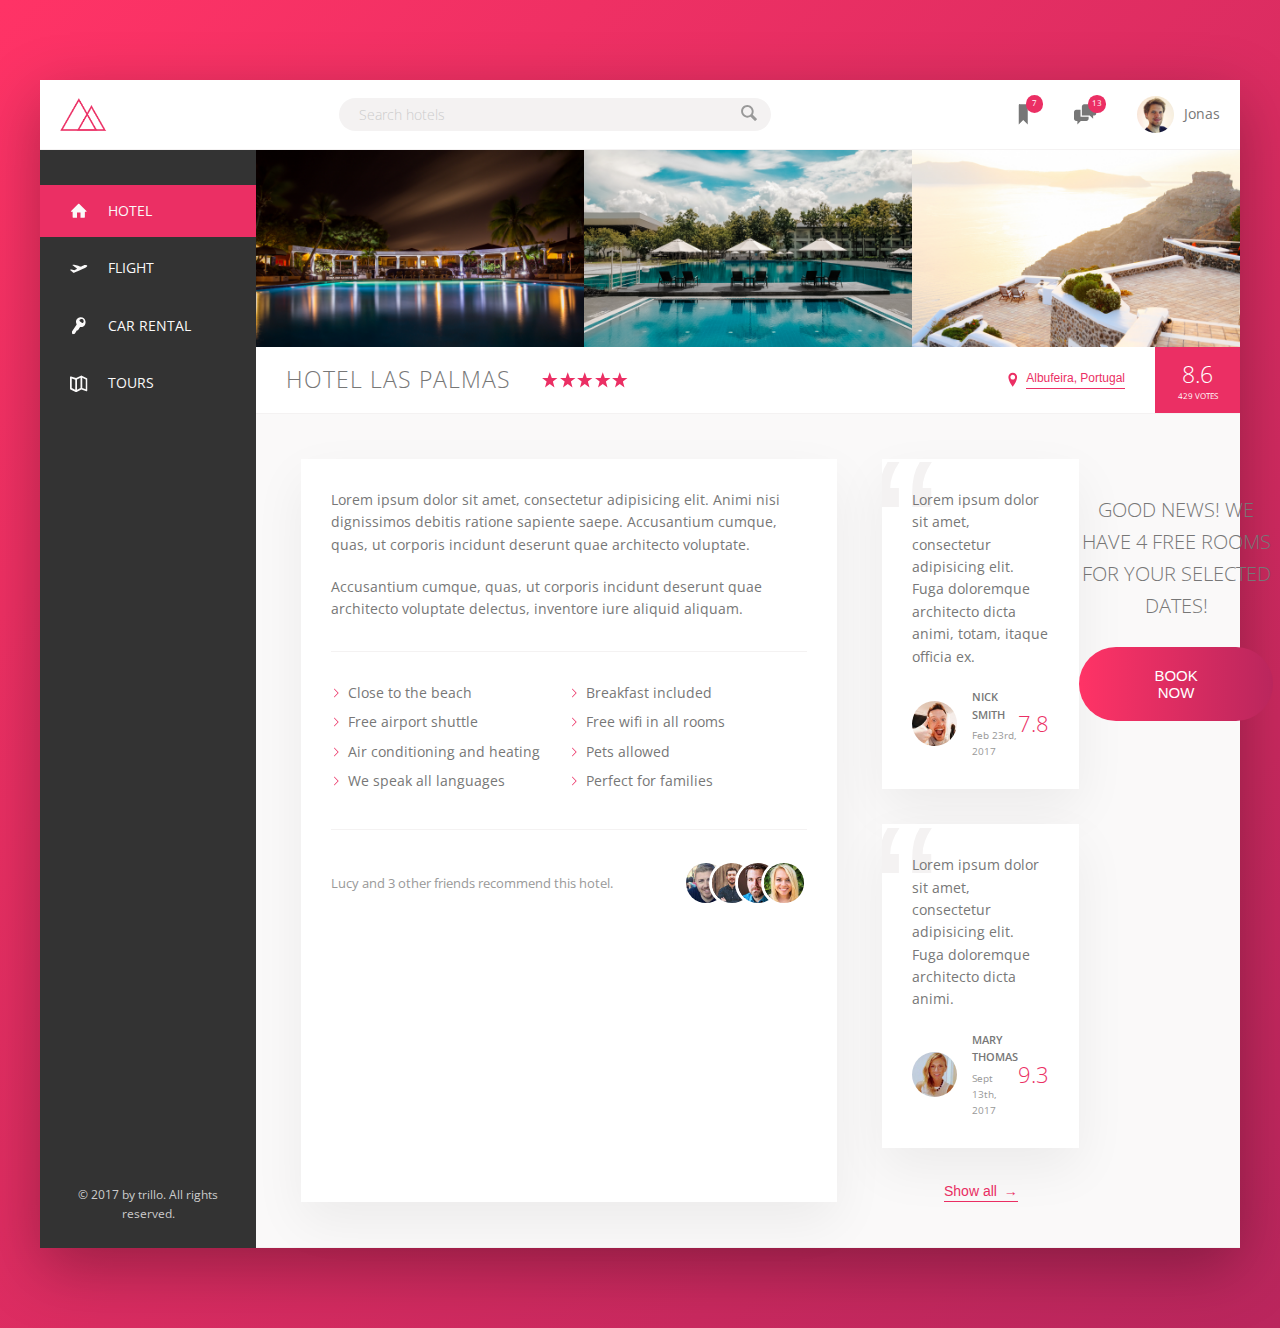
<file: 02-trillo/index.html>
<!DOCTYPE html>
<html lang="en">
    <head>
        <meta charset="UTF-8">
        <meta name="viewport" content="width=device-width, initial-scale=1.0">
        
        <link href="https://fonts.googleapis.com/css?family=Open+Sans:300,400,600" rel="stylesheet">
        <link rel="stylesheet" href="css/style.css">
        <link rel="shortcut icon" type="image/png" href="img/favicon.png">
        
        <title>trillo &mdash; Your all-in-one booking app</title>
    </head>
    <body>
        <div class="container">
            <header class="header">
                <img src="img/logo.png" alt="trillo logo" class="logo">

                <form action="#" class="search">
                    <input type="text" class="search__input" placeholder="Search hotels">
                    <button class="search__button">
                        <svg class="search__icon">
                            <use xlink:href="img/sprite.svg#icon-magnifying-glass"></use>
                        </svg>
                    </button>
                </form>

                <nav class="user-nav">
                    <div class="user-nav__icon-box">
                        <svg class="user-nav__icon">
                            <use xlink:href="img/sprite.svg#icon-bookmark"></use>
                        </svg>
                        <span class="user-nav__notification">7</span>
                    </div>
                    <div class="user-nav__icon-box">
                        <svg class="user-nav__icon">
                            <use xlink:href="img/sprite.svg#icon-chat"></use>
                        </svg>
                        <span class="user-nav__notification">13</span>
                    </div>
                    <div class="user-nav__user">
                        <img src="img/user.jpg" alt="User photo" class="user-nav__user-photo">
                        <span class="user-nav__user-name">Jonas</span>
                    </div>
                </nav>
            </header>


            <div class="content">
                <nav class="sidebar">
                    <ul class="side-nav">
                        <li class="side-nav__item side-nav__item--active">
                            <a href="#" class="side-nav__link">
                                <svg class="side-nav__icon">
                                    <use xlink:href="img/sprite.svg#icon-home"></use>
                                </svg>
                                <span>Hotel</span>
                            </a>
                        </li>
                        <li class="side-nav__item">
                            <a href="#" class="side-nav__link">
                                <svg class="side-nav__icon">
                                    <use xlink:href="img/sprite.svg#icon-aircraft-take-off"></use>
                                </svg>
                                <span>Flight</span>
                            </a>
                        </li>
                        <li class="side-nav__item">
                            <a href="#" class="side-nav__link">
                                <svg class="side-nav__icon">
                                    <use xlink:href="img/sprite.svg#icon-key"></use>
                                </svg>
                                <span>Car rental</span>
                            </a>
                        </li>
                        <li class="side-nav__item">
                            <a href="#" class="side-nav__link">
                                <svg class="side-nav__icon">
                                    <use xlink:href="img/sprite.svg#icon-map"></use>
                                </svg>
                                <span>Tours</span>
                            </a>
                        </li>
                    </ul>

                    <div class="legal">
                        &copy; 2017 by trillo. All rights reserved.
                    </div>
                </nav>



                <main class="hotel-view">
                    <div class="gallery">
                        <figure class="gallery__item">
                            <img src="img/hotel-1.jpg" alt="Photo of hotel 1" class="gallery__photo">
                        </figure>
                        <figure class="gallery__item">
                            <img src="img/hotel-2.jpg" alt="Photo of hotel 2" class="gallery__photo">
                        </figure>
                        <figure class="gallery__item">
                            <img src="img/hotel-3.jpg" alt="Photo of hotel 3" class="gallery__photo">
                        </figure>
                    </div>

                    <div class="overview">
                        <h1 class="overview__heading">
                            Hotel Las Palmas
                        </h1>

                        <div class="overview__stars">
                            <svg class="overview__icon-star">
                                <use xlink:href="img/sprite.svg#icon-star"></use>
                            </svg>
                            <svg class="overview__icon-star">
                                <use xlink:href="img/sprite.svg#icon-star"></use>
                            </svg>
                            <svg class="overview__icon-star">
                                <use xlink:href="img/sprite.svg#icon-star"></use>
                            </svg>
                            <svg class="overview__icon-star">
                                <use xlink:href="img/sprite.svg#icon-star"></use>
                            </svg>
                            <svg class="overview__icon-star">
                                <use xlink:href="img/sprite.svg#icon-star"></use>
                            </svg>
                        </div>

                        <div class="overview__location">
                            <svg class="overview__icon-location">
                                <use xlink:href="img/sprite.svg#icon-location-pin"></use>
                            </svg>
                            <button class="btn-inline">Albufeira, Portugal</button>
                        </div>

                        <div class="overview__rating">
                            <div class="overview__rating-average">8.6</div>
                            <div class="overview__rating-count">429 votes</div>
                        </div>
                    </div>

                    <div class="detail">
                        <div class="description">
                            <p class="paragraph">
                                Lorem ipsum dolor sit amet, consectetur adipisicing elit. Animi nisi dignissimos debitis ratione sapiente saepe. Accusantium cumque, quas, ut corporis incidunt deserunt quae architecto voluptate.
                            </p>
                            <p class="paragraph">
                                Accusantium cumque, quas, ut corporis incidunt deserunt quae architecto voluptate delectus, inventore iure aliquid aliquam.
                            </p>
                            <ul class="list">
                                <li class="list__item">Close to the beach</li>
                                <li class="list__item">Breakfast included</li>
                                <li class="list__item">Free airport shuttle</li>
                                <li class="list__item">Free wifi in all rooms</li>
                                <li class="list__item">Air conditioning and heating</li>
                                <li class="list__item">Pets allowed</li>
                                <li class="list__item">We speak all languages</li>
                                <li class="list__item">Perfect for families</li>
                            </ul>
                            <div class="recommend">
                                <p class="recommend__count">
                                    Lucy and 3 other friends recommend this hotel.
                                </p>
                                <div class="recommend__friends">
                                    <img src="img/user-3.jpg" alt="Friend 1" class="recommend__photo">
                                    <img src="img/user-4.jpg" alt="Friend 2" class="recommend__photo">
                                    <img src="img/user-5.jpg" alt="Friend 3" class="recommend__photo">
                                    <img src="img/user-6.jpg" alt="Friend 4" class="recommend__photo">
                                </div>
                            </div>
                        </div>

                        <div class="user-reviews">
                            <figure class="review">
                                <blockquote class="review__text">
                                    Lorem ipsum dolor sit amet, consectetur adipisicing elit. Fuga doloremque architecto dicta animi, totam, itaque officia ex.
                                </blockquote>
                                <figcaption class="review__user">
                                    <img src="img/user-1.jpg" alt="User 1" class="review__photo">
                                    <div class="review__user-box">
                                        <p class="review__user-name">Nick Smith</p>
                                        <p class="review__user-date">Feb 23rd, 2017</p>
                                    </div>
                                    <div class="review__rating">7.8</div>
                                </figcaption>
                            </figure>

                            <figure class="review">
                                <blockquote class="review__text">
                                    Lorem ipsum dolor sit amet, consectetur adipisicing elit. Fuga doloremque architecto dicta animi.
                                </blockquote>
                                <figcaption class="review__user">
                                    <img src="img/user-2.jpg" alt="User 1" class="review__photo">
                                    <div class="review__user-box">
                                        <p class="review__user-name">Mary Thomas</p>
                                        <p class="review__user-date">Sept 13th, 2017</p>
                                    </div>
                                    <div class="review__rating">9.3</div>
                                </figcaption>
                            </figure>

                            <button class="btn-inline">Show all <span>&rarr;</span></button>
                        </div>

                        <div class="cta">
                            <h2 class="cta__book-now">
                                Good news! We have 4 free rooms for your selected dates!
                            </h2>
                            <button class="btn">
                                <span class="btn__visible">Book now</span>
                                <span class="btn__invisible">Only 4 rooms left</span>
                            </button>
                        </div>

                    </div>


                </main>
            </div>
        </div>
    </body>
</html>
</file>
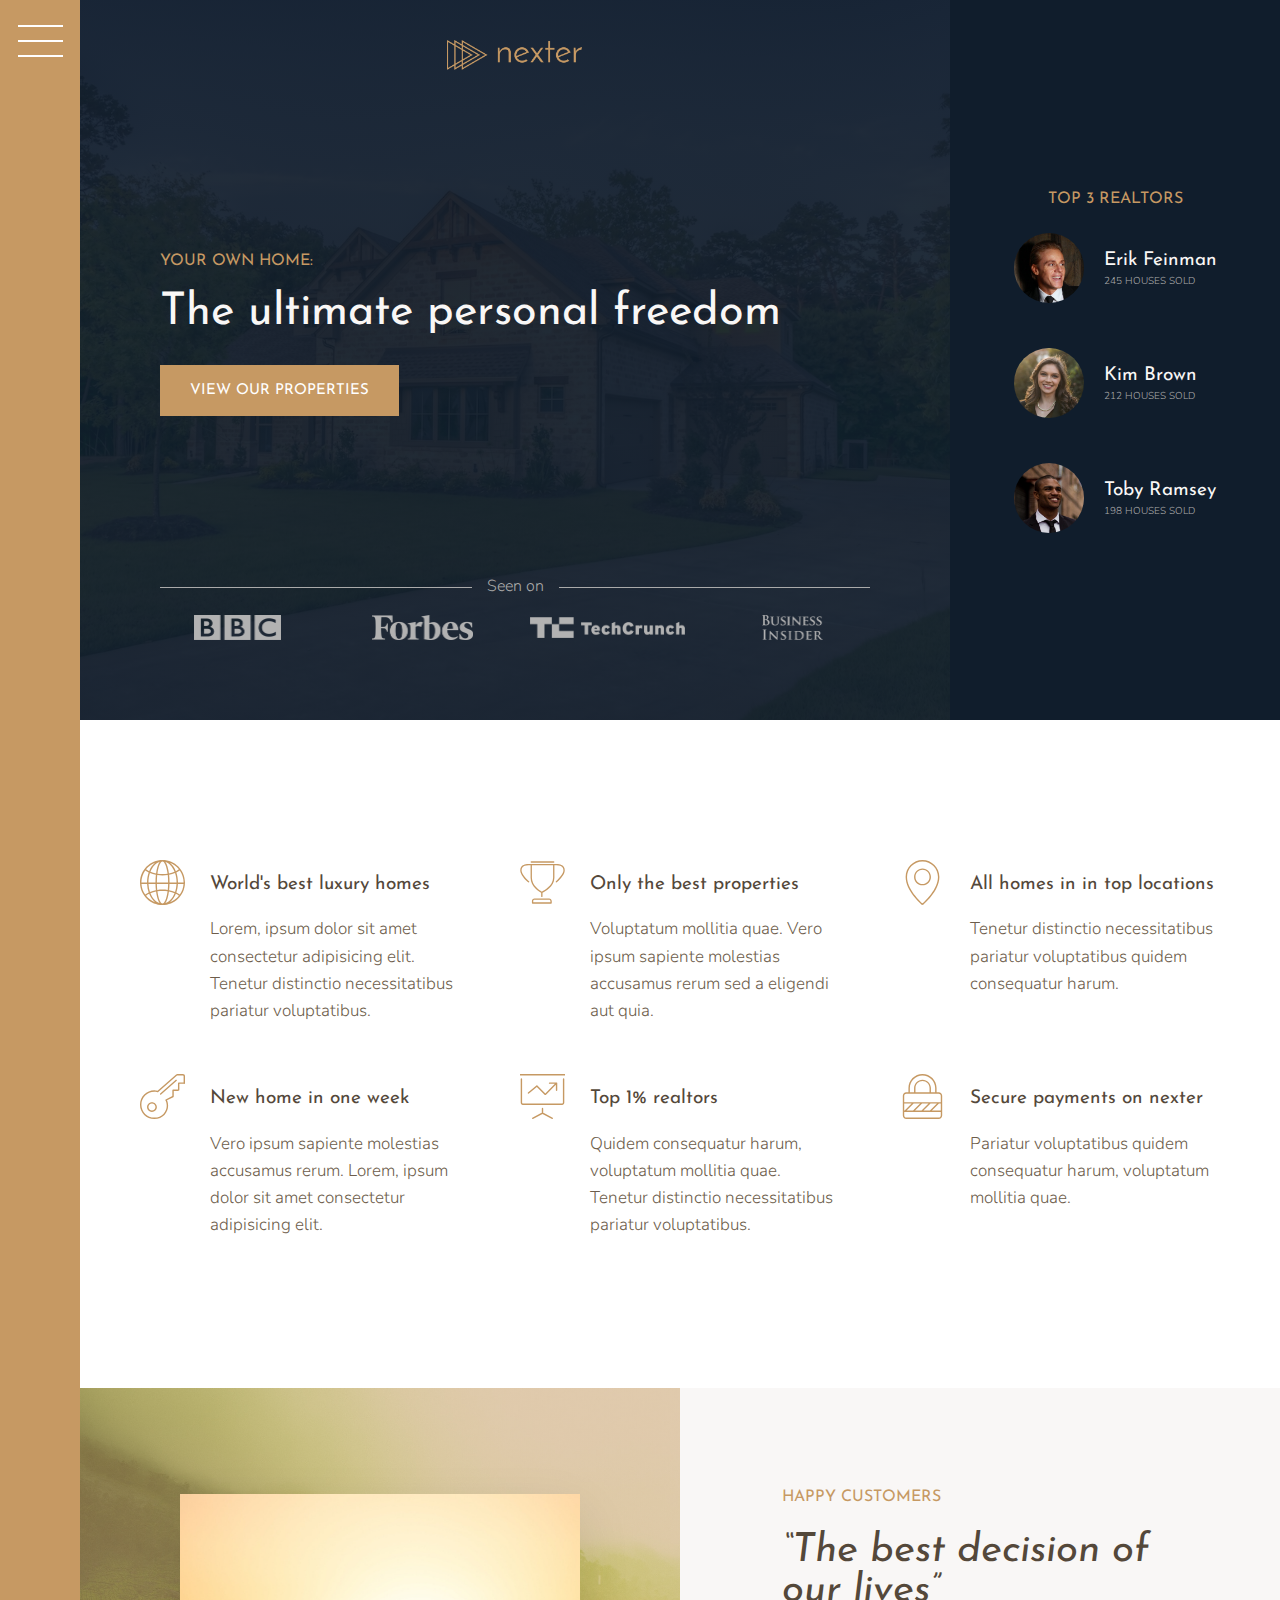
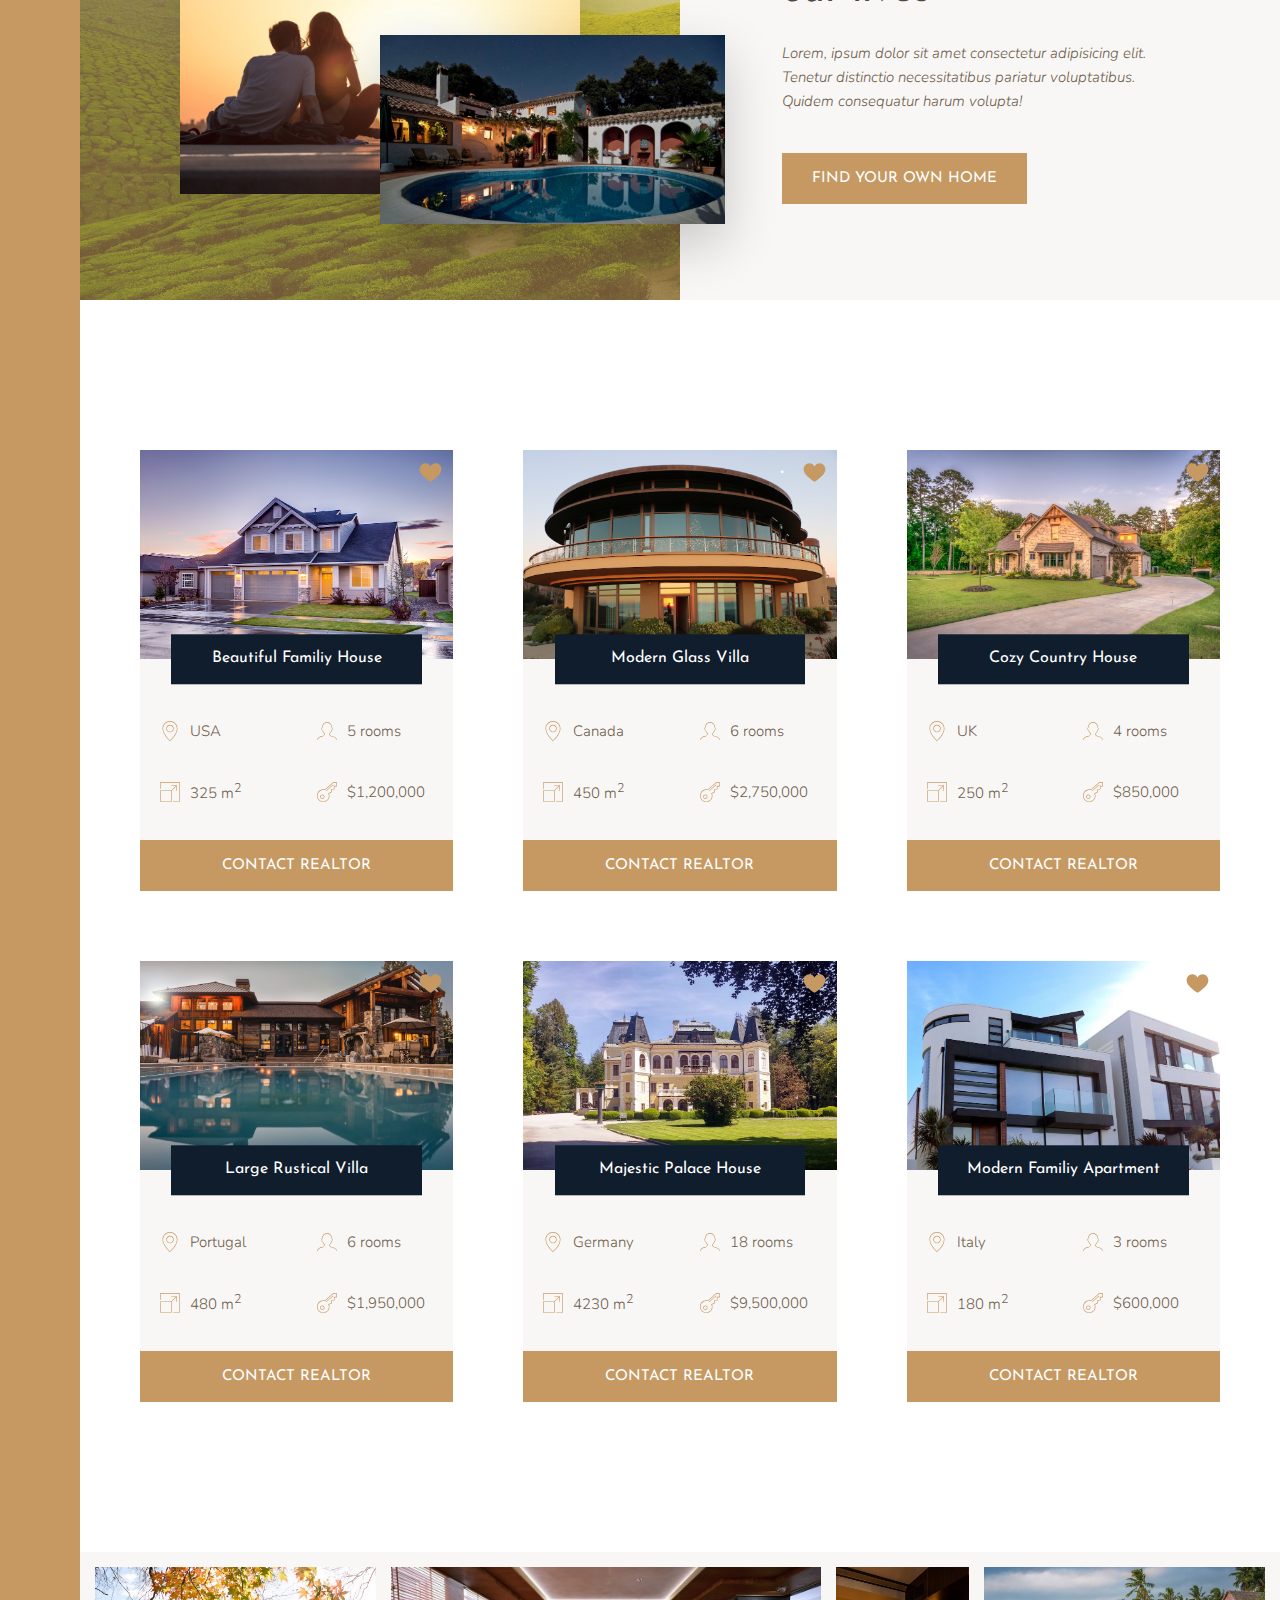
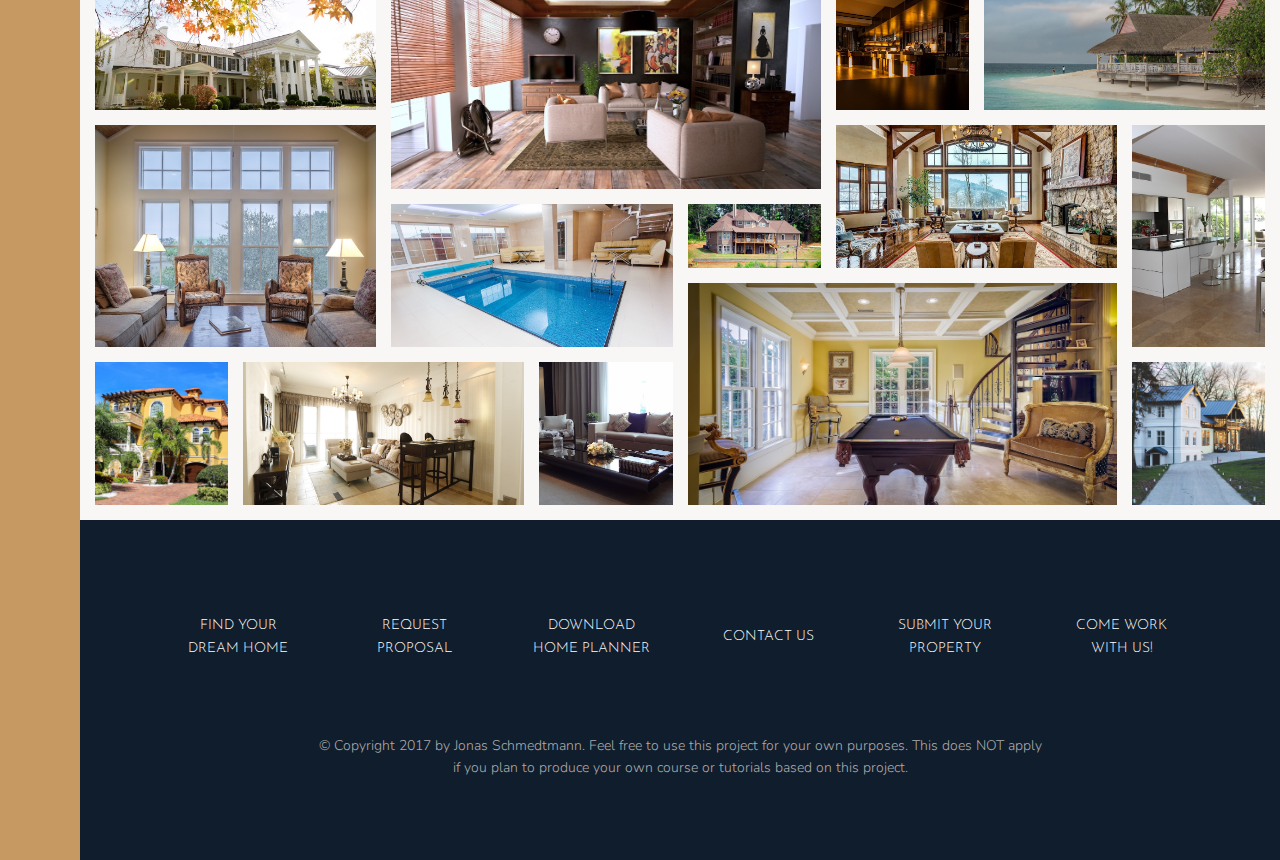
<file: 03-nexter/index.html>
<!DOCTYPE html>
<html lang="en">
    <head>
        <meta charset="UTF-8">
        <meta name="viewport" content="width=device-width, initial-scale=1.0">
        <meta http-equiv="X-UA-Compatible" content="ie=edge">
        
        <link href="https://fonts.googleapis.com/css?family=Josefin+Sans:300,400,400i|Nunito:300,300i" rel="stylesheet">
        <link rel="stylesheet" href="css/style.css">
        <link rel="shortcut icon" type="image/png" href="img/favicon.png">
        
        <title>nexter &mdash; your home, your freedom</title>
    </head>
    <body class="container">
        <div class="sidebar">
            <button class="nav-btn"></button>
        </div>

        <header class="header">
            <img src="img/logo.png" alt="Nexter logo" class="header__logo">
            <h3 class="heading-3">Your own home:</h3>
            <h1 class="heading-1">The ultimate personal freedom</h1>
            <button class="btn header__btn">View our properties</button>
            <div class="header__seenon-text">Seen on</div>
            <div class="header__seenon-logos">
                <img src="img/logo-bbc.png" alt="Seen on logo 1">
                <img src="img/logo-forbes.png" alt="Seen on logo 2">
                <img src="img/logo-techcrunch.png" alt="Seen on logo 3">
                <img src="img/logo-bi.png" alt="Seen on logo 4">
            </div>
        </header>

        <div class="realtors">
            <h3 class="heading-3">Top 3 Realtors</h3>
            <div class="realtors__list">
                <img src="img/realtor-1.jpeg" alt="Realtor 1" class="realtors__img">
                <div class="realtors__details">
                    <h4 class="heading-4 heading-4--light">Erik Feinman</h4>
                    <p class="realtors__sold">245 houses sold</p>
                </div>

                <img src="img/realtor-2.jpeg" alt="Realtor 2" class="realtors__img">
                <div class="realtors__details">
                    <h4 class="heading-4 heading-4--light">Kim Brown</h4>
                    <p class="realtors__sold">212 houses sold</p>
                </div>

                <img src="img/realtor-3.jpeg" alt="Realtor 3" class="realtors__img">
                <div class="realtors__details">
                    <h4 class="heading-4 heading-4--light">Toby Ramsey</h4>
                    <p class="realtors__sold">198 houses sold</p>
                </div>
            </div>
        </div>

        <section class="features">
            <div class="feature">
                <svg class="feature__icon">
                    <use xlink:href="img/sprite.svg#icon-global"></use>
                </svg>
                <h4 class="heading-4 heading-4--dark">World's best luxury homes</h4>
                <p class="feature__text">Lorem, ipsum dolor sit amet consectetur adipisicing elit. Tenetur distinctio necessitatibus pariatur voluptatibus.</p>
            </div>

            <div class="feature">
                <svg class="feature__icon">
                    <use xlink:href="img/sprite.svg#icon-trophy"></use>
                </svg>
                <h4 class="heading-4 heading-4--dark">Only the best properties</h4>
                <p class="feature__text">Voluptatum mollitia quae. Vero ipsum sapiente molestias accusamus rerum sed a eligendi aut quia.</p>
            </div>

            <div class="feature">
                <svg class="feature__icon">
                    <use xlink:href="img/sprite.svg#icon-map-pin"></use>
                </svg>
                <h4 class="heading-4 heading-4--dark">All homes in in top locations</h4>
                <p class="feature__text">Tenetur distinctio necessitatibus pariatur voluptatibus quidem consequatur harum.</p>
            </div>

            <div class="feature">
                <svg class="feature__icon">
                    <use xlink:href="img/sprite.svg#icon-key"></use>
                </svg>
                <h4 class="heading-4 heading-4--dark">New home in one week</h4>
                <p class="feature__text">Vero ipsum sapiente molestias accusamus rerum. Lorem, ipsum dolor sit amet consectetur adipisicing elit.</p>
            </div>

            <div class="feature">
                <svg class="feature__icon">
                    <use xlink:href="img/sprite.svg#icon-presentation"></use>
                </svg>
                <h4 class="heading-4 heading-4--dark">Top 1% realtors</h4>
                <p class="feature__text">Quidem consequatur harum, voluptatum mollitia quae. Tenetur distinctio necessitatibus pariatur voluptatibus.</p>
            </div>

            <div class="feature">
                <svg class="feature__icon">
                    <use xlink:href="img/sprite.svg#icon-lock"></use>
                </svg>
                <h4 class="heading-4 heading-4--dark">Secure payments on nexter</h4>
                <p class="feature__text">Pariatur voluptatibus quidem consequatur harum, voluptatum mollitia quae.</p>
            </div>
        </section>

        <div class="story__pictures">
            <img src="img/story-1.jpeg" alt="Couple with new house" class="story__img--1">
            <img src="img/story-2.jpeg" alt="New house" class="story__img--2">
        </div>

        <div class="story__content">
            <h3 class="heading-3 mb-sm">Happy Customers</h3>
            <h2 class="heading-2 heading-2--dark mb-md">&ldquo;The best decision of our lives&rdquo;</h2>
            <p class="story__text">
                Lorem, ipsum dolor sit amet consectetur adipisicing elit. Tenetur distinctio necessitatibus pariatur voluptatibus. Quidem consequatur harum volupta!
            </p>
            <button class="btn">Find your own home</button>
        </div>

        <section class="homes">
            <div class="home">
                <img src="img/house-1.jpeg" alt="House 1" class="home__img">
                <svg class="home__like">
                    <use xlink:href="img/sprite.svg#icon-heart-full"></use>
                </svg>
                <h5 class="home__name">Beautiful Familiy House</h5>
                <div class="home__location">
                    <svg>
                        <use xlink:href="img/sprite.svg#icon-map-pin"></use>
                    </svg>
                    <p>USA</p>
                </div>
                <div class="home__rooms">
                    <svg>
                        <use xlink:href="img/sprite.svg#icon-profile-male"></use>
                    </svg>
                    <p>5 rooms</p>
                </div>
                <div class="home__area">
                    <svg>
                        <use xlink:href="img/sprite.svg#icon-expand"></use>
                    </svg>
                    <p>325 m<sup>2</sup></p>
                </div>
                <div class="home__price">
                    <svg>
                        <use xlink:href="img/sprite.svg#icon-key"></use>
                    </svg>
                    <p>$1,200,000</p>
                </div>
                <button class="btn home__btn">Contact realtor</button>
            </div>

            
            <div class="home">
                <img src="img/house-2.jpeg" alt="House 2" class="home__img">
                <svg class="home__like">
                    <use xlink:href="img/sprite.svg#icon-heart-full"></use>
                </svg>
                <h5 class="home__name">Modern Glass Villa</h5>
                <div class="home__location">
                    <svg>
                        <use xlink:href="img/sprite.svg#icon-map-pin"></use>
                    </svg>
                    <p>Canada</p>
                </div>
                <div class="home__rooms">
                    <svg>
                        <use xlink:href="img/sprite.svg#icon-profile-male"></use>
                    </svg>
                    <p>6 rooms</p>
                </div>
                <div class="home__area">
                    <svg>
                        <use xlink:href="img/sprite.svg#icon-expand"></use>
                    </svg>
                    <p>450 m<sup>2</sup></p>
                </div>
                <div class="home__price">
                    <svg>
                        <use xlink:href="img/sprite.svg#icon-key"></use>
                    </svg>
                    <p>$2,750,000</p>
                </div>
                <button class="btn home__btn">Contact realtor</button>
            </div>

            <div class="home">
                <img src="img/house-3.jpeg" alt="House 3" class="home__img">
                <svg class="home__like">
                    <use xlink:href="img/sprite.svg#icon-heart-full"></use>
                </svg>
                <h5 class="home__name">Cozy Country House</h5>
                <div class="home__location">
                    <svg>
                        <use xlink:href="img/sprite.svg#icon-map-pin"></use>
                    </svg>
                    <p>UK</p>
                </div>
                <div class="home__rooms">
                    <svg>
                        <use xlink:href="img/sprite.svg#icon-profile-male"></use>
                    </svg>
                    <p>4 rooms</p>
                </div>
                <div class="home__area">
                    <svg>
                        <use xlink:href="img/sprite.svg#icon-expand"></use>
                    </svg>
                    <p>250 m<sup>2</sup></p>
                </div>
                <div class="home__price">
                    <svg>
                        <use xlink:href="img/sprite.svg#icon-key"></use>
                    </svg>
                    <p>$850,000</p>
                </div>
                <button class="btn home__btn">Contact realtor</button>
            </div>

            <div class="home">
                <img src="img/house-4.jpeg" alt="House 4" class="home__img">
                <svg class="home__like">
                    <use xlink:href="img/sprite.svg#icon-heart-full"></use>
                </svg>
                <h5 class="home__name">Large Rustical Villa</h5>
                <div class="home__location">
                    <svg>
                        <use xlink:href="img/sprite.svg#icon-map-pin"></use>
                    </svg>
                    <p>Portugal</p>
                </div>
                <div class="home__rooms">
                    <svg>
                        <use xlink:href="img/sprite.svg#icon-profile-male"></use>
                    </svg>
                    <p>6 rooms</p>
                </div>
                <div class="home__area">
                    <svg>
                        <use xlink:href="img/sprite.svg#icon-expand"></use>
                    </svg>
                    <p>480 m<sup>2</sup></p>
                </div>
                <div class="home__price">
                    <svg>
                        <use xlink:href="img/sprite.svg#icon-key"></use>
                    </svg>
                    <p>$1,950,000</p>
                </div>
                <button class="btn home__btn">Contact realtor</button>
            </div>

            <div class="home">
                <img src="img/house-5.jpeg" alt="House 5" class="home__img">
                <svg class="home__like">
                    <use xlink:href="img/sprite.svg#icon-heart-full"></use>
                </svg>
                <h5 class="home__name">Majestic Palace House</h5>
                <div class="home__location">
                    <svg>
                        <use xlink:href="img/sprite.svg#icon-map-pin"></use>
                    </svg>
                    <p>Germany</p>
                </div>
                <div class="home__rooms">
                    <svg>
                        <use xlink:href="img/sprite.svg#icon-profile-male"></use>
                    </svg>
                    <p>18 rooms</p>
                </div>
                <div class="home__area">
                    <svg>
                        <use xlink:href="img/sprite.svg#icon-expand"></use>
                    </svg>
                    <p>4230 m<sup>2</sup></p>
                </div>
                <div class="home__price">
                    <svg>
                        <use xlink:href="img/sprite.svg#icon-key"></use>
                    </svg>
                    <p>$9,500,000</p>
                </div>
                <button class="btn home__btn">Contact realtor</button>
            </div>

            <div class="home">
                <img src="img/house-6.jpeg" alt="House 6" class="home__img">
                <svg class="home__like">
                    <use xlink:href="img/sprite.svg#icon-heart-full"></use>
                </svg>
                <h5 class="home__name">Modern Familiy Apartment</h5>
                <div class="home__location">
                    <svg>
                        <use xlink:href="img/sprite.svg#icon-map-pin"></use>
                    </svg>
                    <p>Italy</p>
                </div>
                <div class="home__rooms">
                    <svg>
                        <use xlink:href="img/sprite.svg#icon-profile-male"></use>
                    </svg>
                    <p>3 rooms</p>
                </div>
                <div class="home__area">
                    <svg>
                        <use xlink:href="img/sprite.svg#icon-expand"></use>
                    </svg>
                    <p>180 m<sup>2</sup></p>
                </div>
                <div class="home__price">
                    <svg>
                        <use xlink:href="img/sprite.svg#icon-key"></use>
                    </svg>
                    <p>$600,000</p>
                </div>
                <button class="btn home__btn">Contact realtor</button>
            </div>
        </section>


        <section class="gallery">
            <figure class="gallery__item gallery__item--1"><img src="img/gal-1.jpeg" alt="Gallery image 1" class="gallery__img"></figure>
            <figure class="gallery__item gallery__item--2"><img src="img/gal-2.jpeg" alt="Gallery image 2" class="gallery__img"></figure>
            <figure class="gallery__item gallery__item--3"><img src="img/gal-3.jpeg" alt="Gallery image 3" class="gallery__img"></figure>
            <figure class="gallery__item gallery__item--4"><img src="img/gal-4.jpeg" alt="Gallery image 4" class="gallery__img"></figure>
            <figure class="gallery__item gallery__item--5"><img src="img/gal-5.jpeg" alt="Gallery image 5" class="gallery__img"></figure>
            <figure class="gallery__item gallery__item--6"><img src="img/gal-6.jpeg" alt="Gallery image 6" class="gallery__img"></figure>
            <figure class="gallery__item gallery__item--7"><img src="img/gal-7.jpeg" alt="Gallery image 7" class="gallery__img"></figure>
            <figure class="gallery__item gallery__item--8"><img src="img/gal-8.jpeg" alt="Gallery image 8" class="gallery__img"></figure>
            <figure class="gallery__item gallery__item--9"><img src="img/gal-9.jpeg" alt="Gallery image 9" class="gallery__img"></figure>
            <figure class="gallery__item gallery__item--10"><img src="img/gal-10.jpeg" alt="Gallery image 10" class="gallery__img"></figure>
            <figure class="gallery__item gallery__item--11"><img src="img/gal-11.jpeg" alt="Gallery image 11" class="gallery__img"></figure>
            <figure class="gallery__item gallery__item--12"><img src="img/gal-12.jpeg" alt="Gallery image 12" class="gallery__img"></figure>
            <figure class="gallery__item gallery__item--13"><img src="img/gal-13.jpeg" alt="Gallery image 13" class="gallery__img"></figure>
            <figure class="gallery__item gallery__item--14"><img src="img/gal-14.jpeg" alt="Gallery image 14" class="gallery__img"></figure>


        </section>

        <footer class="footer">
            <ul class="nav">
                    <li class="nav__item"><a href="#" class="nav__link">Find your dream home</a></li>
                    <li class="nav__item"><a href="#" class="nav__link">Request proposal</a></li>
                    <li class="nav__item"><a href="#" class="nav__link">Download home planner</a></li>
                    <li class="nav__item"><a href="#" class="nav__link">Contact us</a></li>
                    <li class="nav__item"><a href="#" class="nav__link">Submit your property</a></li>
                    <li class="nav__item"><a href="#" class="nav__link">Come work with us!</a></li>
            </ul>
            <p class="copyright">
                &copy; Copyright 2017 by Jonas Schmedtmann. Feel free to use this project for your own purposes. This does NOT apply if you plan to produce your own course or tutorials based on this project.
            </p>
        </footer>
    </body>
</html>
</file>
<file: 02-trillo/css/style.css>
:root{--color-primary:#eb2f64;--color-primary-light:#FF3366;--color-primary-dark:#BA265D;--color-grey-light-1:#faf9f9;--color-grey-light-2:#f4f2f2;--color-grey-light-3:#f0eeee;--color-grey-light-4:#ccc;--color-grey-dark-1:#333;--color-grey-dark-2:#777;--color-grey-dark-3:#999;--shadow-dark:0 2rem 6rem rgba(0,0,0,0.3);--shadow-light:0 2rem 5rem rgba(0,0,0,0.06);--line:1px solid var(--color-grey-light-2)}*{margin:0;padding:0}*,*::before,*::after{-webkit-box-sizing:inherit;box-sizing:inherit}html{-webkit-box-sizing:border-box;box-sizing:border-box;font-size:62.5%}@media only screen and (max-width: 68.75em){html{font-size:50%}}body{font-family:'Open Sans', sans-serif;font-weight:400;line-height:1.6;color:var(--color-grey-dark-2);background-image:-webkit-gradient(linear, left top, right bottom, from(var(--color-primary-light)), to(var(--color-primary-dark)));background-image:linear-gradient(to right bottom, var(--color-primary-light), var(--color-primary-dark));background-size:cover;background-repeat:no-repeat;min-height:100vh}.container{max-width:120rem;margin:8rem auto;background-color:var(--color-grey-light-1);-webkit-box-shadow:var(--shadow-dark);box-shadow:var(--shadow-dark);min-height:50rem}@media only screen and (max-width: 75em){.container{margin:0;max-width:100%;width:100%}}.header{font-size:1.4rem;height:7rem;background-color:#fff;border-bottom:var(--line);display:-webkit-box;display:-ms-flexbox;display:flex;-webkit-box-pack:justify;-ms-flex-pack:justify;justify-content:space-between;-webkit-box-align:center;-ms-flex-align:center;align-items:center}@media only screen and (max-width: 31.25em){.header{-ms-flex-wrap:wrap;flex-wrap:wrap;-ms-flex-line-pack:distribute;align-content:space-around;height:11rem}}.content{display:-webkit-box;display:-ms-flexbox;display:flex}@media only screen and (max-width: 56.25em){.content{-webkit-box-orient:vertical;-webkit-box-direction:normal;-ms-flex-direction:column;flex-direction:column}}.sidebar{background-color:var(--color-grey-dark-1);-webkit-box-flex:0;-ms-flex:0 0 18%;flex:0 0 18%;display:-webkit-box;display:-ms-flexbox;display:flex;-webkit-box-orient:vertical;-webkit-box-direction:normal;-ms-flex-direction:column;flex-direction:column;-webkit-box-pack:justify;-ms-flex-pack:justify;justify-content:space-between}.hotel-view{background-color:#fff;-webkit-box-flex:1;-ms-flex:1;flex:1}.detail{font-size:1.4rem;display:-webkit-box;display:-ms-flexbox;display:flex;padding:4.5rem;background-color:var(--color-grey-light-1);border-bottom:var(--line)}@media only screen and (max-width: 56.25em){.detail{padding:3rem}}@media only screen and (max-width: 37.5em){.detail{-webkit-box-orient:vertical;-webkit-box-direction:normal;-ms-flex-direction:column;flex-direction:column}}.description{background-color:#fff;-webkit-box-shadow:var(--shadow-light);box-shadow:var(--shadow-light);padding:3rem;-webkit-box-flex:0;-ms-flex:0 0 60%;flex:0 0 60%;margin-right:4.5rem}@media only screen and (max-width: 56.25em){.description{padding:2rem;margin-right:3rem}}@media only screen and (max-width: 37.5em){.description{margin-right:0;margin-bottom:3rem}}.user-reviews{-webkit-box-flex:1;-ms-flex:1;flex:1;display:-webkit-box;display:-ms-flexbox;display:flex;-webkit-box-orient:vertical;-webkit-box-direction:normal;-ms-flex-direction:column;flex-direction:column;-webkit-box-align:center;-ms-flex-align:center;align-items:center}.logo{height:3.25rem;margin-left:2rem}.search{-webkit-box-flex:0;-ms-flex:0 0 40%;flex:0 0 40%;display:-webkit-box;display:-ms-flexbox;display:flex;-webkit-box-align:center;-ms-flex-align:center;align-items:center;-webkit-box-pack:center;-ms-flex-pack:center;justify-content:center}@media only screen and (max-width: 31.25em){.search{-webkit-box-ordinal-group:2;-ms-flex-order:1;order:1;-webkit-box-flex:0;-ms-flex:0 0 100%;flex:0 0 100%;background-color:var(--color-grey-light-2)}}.search__input{font-family:inherit;font-size:inherit;color:inherit;background-color:var(--color-grey-light-2);border:none;padding:.7rem 2rem;border-radius:100px;width:90%;-webkit-transition:all .2s;transition:all .2s;margin-right:-3.25rem}.search__input:focus{outline:none;width:100%;background-color:var(--color-grey-light-3)}.search__input::-webkit-input-placeholder{font-weight:100;color:var(--color-grey-light-4)}.search__input:focus+.search__button{background-color:var(--color-grey-light-3)}.search__button{border:none;background-color:var(--color-grey-light-2)}.search__button:focus{outline:none}.search__button:active{-webkit-transform:translateY(2px);transform:translateY(2px)}.search__icon{height:2rem;width:2rem;fill:var(--color-grey-dark-3)}.user-nav{-ms-flex-item-align:stretch;align-self:stretch;display:-webkit-box;display:-ms-flexbox;display:flex;-webkit-box-align:center;-ms-flex-align:center;align-items:center}.user-nav>*{padding:0 2rem;cursor:pointer;height:100%;display:-webkit-box;display:-ms-flexbox;display:flex;-webkit-box-align:center;-ms-flex-align:center;align-items:center}.user-nav>*:hover{background-color:var(--color-grey-light-2)}.user-nav__icon-box{position:relative}.user-nav__icon{height:2.25rem;width:2.25rem;fill:var(--color-grey-dark-2)}.user-nav__notification{font-size:.8rem;height:1.75rem;width:1.75rem;border-radius:50%;background-color:var(--color-primary);color:#fff;position:absolute;top:1.5rem;right:1.1rem;display:-webkit-box;display:-ms-flexbox;display:flex;-webkit-box-pack:center;-ms-flex-pack:center;justify-content:center;-webkit-box-align:center;-ms-flex-align:center;align-items:center}.user-nav__user-photo{height:3.75rem;border-radius:50%;margin-right:1rem}.side-nav{font-size:1.4rem;list-style:none;margin-top:3.5rem}@media only screen and (max-width: 56.25em){.side-nav{display:-webkit-box;display:-ms-flexbox;display:flex;margin:0}}.side-nav__item{position:relative}.side-nav__item:not(:last-child){margin-bottom:.5rem}@media only screen and (max-width: 56.25em){.side-nav__item:not(:last-child){margin:0}}@media only screen and (max-width: 56.25em){.side-nav__item{-webkit-box-flex:1;-ms-flex:1;flex:1}}.side-nav__item::before{content:"";position:absolute;top:0;left:0;height:100%;width:3px;background-color:var(--color-primary);-webkit-transform:scaleY(0);transform:scaleY(0);-webkit-transition:width 0.4s cubic-bezier(1, 0, 0, 1) 0.2s,background-color 0.1s,-webkit-transform 0.2s;transition:width 0.4s cubic-bezier(1, 0, 0, 1) 0.2s,background-color 0.1s,-webkit-transform 0.2s;transition:transform 0.2s,width 0.4s cubic-bezier(1, 0, 0, 1) 0.2s,background-color 0.1s;transition:transform 0.2s,width 0.4s cubic-bezier(1, 0, 0, 1) 0.2s,background-color 0.1s,-webkit-transform 0.2s}.side-nav__item:hover::before,.side-nav__item--active::before{-webkit-transform:scaleY(1);transform:scaleY(1);width:100%}.side-nav__item:active::before{background-color:var(--color-primary-light)}.side-nav__link:link,.side-nav__link:visited{color:var(--color-grey-light-1);text-decoration:none;text-transform:uppercase;display:block;padding:1.5rem 3rem;position:relative;z-index:10;display:-webkit-box;display:-ms-flexbox;display:flex;-webkit-box-align:center;-ms-flex-align:center;align-items:center}@media only screen and (max-width: 56.25em){.side-nav__link:link,.side-nav__link:visited{-webkit-box-pack:center;-ms-flex-pack:center;justify-content:center;padding:2rem}}@media only screen and (max-width: 37.5em){.side-nav__link:link,.side-nav__link:visited{-webkit-box-orient:vertical;-webkit-box-direction:normal;-ms-flex-direction:column;flex-direction:column;padding:1.5rem .5rem}}.side-nav__icon{width:1.75rem;height:1.75rem;margin-right:2rem;fill:currentColor}@media only screen and (max-width: 37.5em){.side-nav__icon{margin-right:0;margin-bottom:.7rem;width:1.5rem;height:1.5rem}}.legal{font-size:1.2rem;color:var(--color-grey-light-4);text-align:center;padding:2.5rem}@media only screen and (max-width: 56.25em){.legal{display:none}}.gallery{display:-webkit-box;display:-ms-flexbox;display:flex}.gallery__photo{width:100%;display:block}.overview{display:-webkit-box;display:-ms-flexbox;display:flex;-webkit-box-align:center;-ms-flex-align:center;align-items:center;border-bottom:var(--line)}.overview__heading{font-size:2.25rem;font-weight:300;text-transform:uppercase;letter-spacing:1px;padding:1.5rem 3rem}@media only screen and (max-width: 37.5em){.overview__heading{font-size:1.8rem;padding:1.25rem 2rem}}.overview__stars{margin-right:auto;display:-webkit-box;display:-ms-flexbox;display:flex}.overview__icon-star,.overview__icon-location{width:1.75rem;height:1.75rem;fill:var(--color-primary)}.overview__location{font-size:1.2rem;display:-webkit-box;display:-ms-flexbox;display:flex;vertical-align:center}.overview__icon-location{margin-right:.5rem}.overview__rating{background-color:var(--color-primary);color:#fff;margin-left:3rem;padding:0 2.25rem;-ms-flex-item-align:stretch;align-self:stretch;display:-webkit-box;display:-ms-flexbox;display:flex;-webkit-box-orient:vertical;-webkit-box-direction:normal;-ms-flex-direction:column;flex-direction:column;-webkit-box-align:center;-ms-flex-align:center;align-items:center;-webkit-box-pack:center;-ms-flex-pack:center;justify-content:center}@media only screen and (max-width: 37.5em){.overview__rating{padding:0 1.5rem}}.overview__rating-average{font-size:2.25rem;font-weight:300;margin-bottom:-3px}@media only screen and (max-width: 37.5em){.overview__rating-average{font-size:1.8rem}}.overview__rating-count{font-size:.8rem;text-transform:uppercase}@media only screen and (max-width: 37.5em){.overview__rating-count{font-size:.5rem}}.btn-inline{border:none;color:var(--color-primary);font-size:inherit;border-bottom:1px solid currentColor;padding-bottom:2px;display:inline-block;background-color:transparent;cursor:pointer;-webkit-transition:all .2s;transition:all .2s}.btn-inline span{margin-left:3px;-webkit-transition:margin-left .2s;transition:margin-left .2s}.btn-inline:hover{color:var(--color-grey-dark-1)}.btn-inline:hover span{margin-left:8px}.btn-inline:focus{outline:none;-webkit-animation:pulsate 1s infinite;animation:pulsate 1s infinite}@-webkit-keyframes pulsate{0%{-webkit-transform:scale(1);transform:scale(1);-webkit-box-shadow:none;box-shadow:none}50%{-webkit-transform:scale(1.05);transform:scale(1.05);-webkit-box-shadow:0 1rem 4rem rgba(0,0,0,0.25);box-shadow:0 1rem 4rem rgba(0,0,0,0.25)}100%{-webkit-transform:scale(1);transform:scale(1);-webkit-box-shadow:none;box-shadow:none}}@keyframes pulsate{0%{-webkit-transform:scale(1);transform:scale(1);-webkit-box-shadow:none;box-shadow:none}50%{-webkit-transform:scale(1.05);transform:scale(1.05);-webkit-box-shadow:0 1rem 4rem rgba(0,0,0,0.25);box-shadow:0 1rem 4rem rgba(0,0,0,0.25)}100%{-webkit-transform:scale(1);transform:scale(1);-webkit-box-shadow:none;box-shadow:none}}.paragraph:not(:last-of-type){margin-bottom:2rem}.list{list-style:none;margin:3rem 0;padding:3rem 0;border-top:var(--line);border-bottom:var(--line);display:-webkit-box;display:-ms-flexbox;display:flex;-ms-flex-wrap:wrap;flex-wrap:wrap}.list__item{-webkit-box-flex:0;-ms-flex:0 0 50%;flex:0 0 50%;margin-bottom:.7rem}.list__item::before{content:"";display:inline-block;height:1rem;width:1rem;margin-right:.7rem;background-image:url(../img/chevron-thin-right.svg);background-size:cover}@supports (-webkit-mask-image: url()) or (mask-image: url()){.list__item::before{background-color:var(--color-primary);-webkit-mask-image:url(../img/chevron-thin-right.svg);-webkit-mask-size:cover;mask-image:url(../img/chevron-thin-right.svg);mask-size:cover;background-image:none}}.recommend{font-size:1.3rem;color:var(--color-grey-dark-3);display:-webkit-box;display:-ms-flexbox;display:flex;-webkit-box-align:center;-ms-flex-align:center;align-items:center}.recommend__count{margin-right:auto}.recommend__friends{display:-webkit-box;display:-ms-flexbox;display:flex}.recommend__photo{-webkit-box-sizing:content-box;box-sizing:content-box;height:4rem;width:4rem;border-radius:50%;border:3px solid #fff}.recommend__photo:not(:last-child){margin-right:-2rem}.review{background-color:#fff;-webkit-box-shadow:var(--shadow-light);box-shadow:var(--shadow-light);padding:3rem;margin-bottom:3.5rem;position:relative;overflow:hidden}@media only screen and (max-width: 56.25em){.review{padding:2rem;margin-bottom:3rem}}.review__text{margin-bottom:2rem;z-index:10;position:relative}.review__user{display:-webkit-box;display:-ms-flexbox;display:flex;-webkit-box-align:center;-ms-flex-align:center;align-items:center}.review__photo{height:4.5rem;width:4.5rem;border-radius:50%;margin-right:1.5rem}.review__user-box{margin-right:auto}.review__user-name{font-size:1.1rem;font-weight:600;text-transform:uppercase;margin-bottom:.4rem}.review__user-date{font-size:1rem;color:var(--color-grey-dark-3)}.review__rating{color:var(--color-primary);font-size:2.2rem;font-weight:300}.review::before{content:"\201C";position:absolute;top:-2.75rem;left:-1rem;line-height:1;font-size:20rem;color:var(--color-grey-light-2);font-family:sans-serif;z-index:1}.cta{padding:3.5rem 0;text-align:center}@media only screen and (max-width: 56.25em){.cta{padding:2.5rem 0}}.cta__book-now{font-size:2rem;font-weight:300;text-transform:uppercase;margin-bottom:2.5rem}.btn{font-size:1.5rem;font-weight:300;text-transform:uppercase;border-radius:100px;border:none;background-image:-webkit-gradient(linear, left top, right top, from(var(--color-primary-light)), to(var(--color-primary-dark)));background-image:linear-gradient(to right, var(--color-primary-light), var(--color-primary-dark));color:#fff;position:relative;overflow:hidden;cursor:pointer}.btn>*{display:inline-block;height:100%;width:100%;-webkit-transition:all .2s;transition:all .2s}.btn__visible{padding:2rem 7.5rem}.btn__invisible{position:absolute;padding:2rem 0;left:0;top:-100%}.btn:hover{background-image:-webkit-gradient(linear, right top, left top, from(var(--color-primary-light)), to(var(--color-primary-dark)));background-image:linear-gradient(to left, var(--color-primary-light), var(--color-primary-dark))}.btn:hover .btn__visible{-webkit-transform:translateY(100%);transform:translateY(100%)}.btn:hover .btn__invisible{top:0}.btn:focus{outline:none;-webkit-animation:pulsate 1s infinite;animation:pulsate 1s infinite}
</file>
<file: 03-nexter/css/style.css>
*,
*::before,
*::after {
  margin: 0;
  padding: 0;
  box-sizing: inherit; }

html {
  box-sizing: border-box;
  font-size: 62.5%; }
  @media only screen and (max-width: 75em) {
    html {
      font-size: 50%; } }

body {
  font-family: "Nunito", sans-serif;
  color: #6D5D4B;
  font-weight: 300;
  line-height: 1.6; }

.container {
  display: grid;
  grid-template-rows: 80vh min-content 40vw repeat(3, min-content);
  grid-template-columns: [sidebar-start] 8rem [sidebar-end full-start] minmax(6rem, 1fr) [center-start] repeat(8, [col-start] minmax(min-content, 14rem) [col-end]) [center-end] minmax(6rem, 1fr) [full-end]; }
  @media only screen and (max-width: 62.5em) {
    .container {
      grid-template-rows: 6rem 80vh min-content 40vw repeat(3, min-content);
      grid-template-columns: [full-start] minmax(6rem, 1fr) [center-start] repeat(8, [col-start] minmax(min-content, 14rem) [col-end]) [center-end] minmax(6rem, 1fr) [full-end]; } }
  @media only screen and (max-width: 50em) {
    .container {
      grid-template-rows: 6rem calc(100vh - 6rem); } }

.heading-1, .heading-2, .heading-3, .heading-4 {
  font-family: "Josefin Sans", sans-serif;
  font-weight: 400; }

.heading-1 {
  font-size: 4.5rem;
  color: #f9f7f6;
  line-height: 1; }

.heading-2 {
  font-size: 4rem;
  font-style: italic;
  line-height: 1; }
  .heading-2--light {
    color: #f9f7f6; }
  .heading-2--dark {
    color: #54483A; }

.heading-3 {
  font-size: 1.6rem;
  color: #c69963;
  text-transform: uppercase; }

.heading-4 {
  font-size: 1.9rem; }
  .heading-4--light {
    color: #f9f7f6; }
  .heading-4--dark {
    color: #54483A; }

.btn {
  background-color: #c69963;
  color: #fff;
  border: none;
  border-radius: 0;
  font-family: "Josefin Sans", sans-serif;
  font-size: 1.5rem;
  text-transform: uppercase;
  padding: 1.8rem 3rem;
  cursor: pointer;
  transition: all .2s; }
  .btn:hover {
    background-color: #B28451; }

.mb-sm {
  margin-bottom: 2rem; }

.mb-md {
  margin-bottom: 3rem; }

.mb-lg {
  margin-bottom: 4rem; }

.mb-hg {
  margin-bottom: 8rem; }

.sidebar {
  background-color: #c69963;
  grid-column: sidebar-start / sidebar-end;
  grid-row: 1 / -1;
  display: flex;
  justify-content: center; }
  @media only screen and (max-width: 62.5em) {
    .sidebar {
      grid-column: 1 / -1;
      grid-row: 1 / 2;
      justify-content: flex-end;
      align-items: center; } }

.nav-btn {
  border: none;
  border-radius: 0;
  background-color: #fff;
  height: 2px;
  width: 4.5rem;
  margin-top: 4rem; }
  .nav-btn::before, .nav-btn::after {
    background-color: #fff;
    height: 2px;
    width: 4.5rem;
    content: "";
    display: block; }
  .nav-btn::before {
    transform: translateY(-1.5rem); }
  .nav-btn::after {
    transform: translateY(1.3rem); }
  @media only screen and (max-width: 62.5em) {
    .nav-btn {
      margin-top: 0;
      margin-right: 3rem; }
      .nav-btn::before {
        transform: translateY(-1.2rem); }
      .nav-btn::after {
        transform: translateY(1rem); } }

.header {
  background-color: #54483A;
  grid-column: full-start / col-end 6;
  background-image: linear-gradient(rgba(16, 29, 44, 0.93), rgba(16, 29, 44, 0.93)), url(../img/hero.jpeg);
  background-size: cover;
  background-position: center;
  padding: 8rem;
  padding-top: 4rem;
  display: grid;
  grid-template-rows: 1fr min-content minmax(6rem, min-content) 1fr;
  grid-template-columns: minmax(min-content, max-content);
  grid-row-gap: 1.5rem;
  justify-content: center; }
  @media only screen and (max-width: 50em) {
    .header {
      grid-column: 1 / -1; } }
  @media only screen and (max-width: 37.5em) {
    .header {
      padding: 5rem; } }
  .header__logo {
    height: 3rem;
    justify-self: center; }
  .header__btn {
    align-self: start;
    justify-self: start; }
  .header__seenon-text {
    display: grid;
    grid-template-columns: 1fr max-content 1fr;
    grid-column-gap: 1.5rem;
    align-items: center;
    font-size: 1.6rem;
    color: #aaa; }
    .header__seenon-text::before, .header__seenon-text::after {
      content: "";
      height: 1px;
      display: block;
      background-color: currentColor; }
  .header__seenon-logos {
    display: grid;
    grid-template-columns: repeat(4, 1fr);
    grid-column-gap: 3rem;
    justify-items: center;
    align-items: center; }
    .header__seenon-logos img {
      max-height: 2.5rem;
      max-width: 100%;
      filter: brightness(70%); }

.realtors {
  background-color: #101d2c;
  grid-column: col-start 7 / full-end;
  padding: 3rem;
  display: grid;
  align-content: center;
  justify-content: center;
  justify-items: center;
  grid-row-gap: 2rem; }
  @media only screen and (max-width: 50em) {
    .realtors {
      grid-column: 1 / -1; } }
  .realtors__list {
    display: grid;
    grid-template-columns: min-content max-content;
    grid-column-gap: 2rem;
    grid-row-gap: 5vh;
    align-items: center; }
    @media only screen and (max-width: 50em) {
      .realtors__list {
        grid-template-columns: repeat(3, min-content max-content); } }
    @media only screen and (max-width: 37.5em) {
      .realtors__list {
        grid-template-columns: min-content max-content; } }
  .realtors__img {
    width: 7rem;
    border-radius: 50%;
    display: block; }
  .realtors__sold {
    text-transform: uppercase;
    color: #aaa;
    margin-top: -3px; }

.features {
  grid-column: center-start / center-end;
  margin: 15rem 0; }
  @supports (display: grid) {
    .features {
      display: grid;
      grid-template-columns: repeat(auto-fit, minmax(25rem, 1fr));
      grid-gap: 6rem;
      align-items: start; } }

.feature {
  float: left;
  width: 33.3333%;
  margin-bottom: 6rem;
  display: grid;
  grid-template-columns: min-content 1fr;
  grid-row-gap: 1.5rem;
  grid-column-gap: 2.5rem; }
  @supports (display: grid) {
    .feature {
      width: auto;
      margin-bottom: 0; } }
  .feature__icon {
    fill: #c69963;
    width: 4.5rem;
    height: 4.5rem;
    grid-row: 1 / span 2;
    transform: translateY(-1rem); }
  .feature__text {
    font-size: 1.7rem; }

.story__pictures {
  background-color: #c69963;
  grid-column: full-start / col-end 4;
  background-image: linear-gradient(rgba(198, 153, 99, 0.5), rgba(198, 153, 99, 0.5)), url(../img/back.jpg);
  background-size: cover;
  display: grid;
  grid-template-rows: repeat(6, 1fr);
  grid-template-columns: repeat(6, 1fr);
  align-items: center; }
  @media only screen and (max-width: 50em) {
    .story__pictures {
      grid-column: 1 / -1;
      padding: 6rem; } }

.story__img--1 {
  width: 100%;
  grid-row: 2 / 6;
  grid-column: 2 / 6;
  box-shadow: 0 2rem 5rem rgba(0, 0, 0, 0.1); }
  @media only screen and (max-width: 50em) {
    .story__img--1 {
      grid-column: 1 / 5;
      grid-row: 1 / -1; } }

.story__img--2 {
  width: 115%;
  grid-row: 4 / 6;
  grid-column: 4 / 7;
  z-index: 20;
  box-shadow: 0 2rem 5rem rgba(0, 0, 0, 0.2); }
  @media only screen and (max-width: 50em) {
    .story__img--2 {
      grid-row: 1 / -1;
      width: 100%; } }

.story__content {
  background-color: #f9f7f6;
  grid-column: col-start 5 / full-end;
  padding: 6rem 8vw;
  /*
        display: flex;
        flex-direction: column;
        justify-content: center;
        align-items: flex-start;
        */
  display: grid;
  align-content: center;
  justify-items: start; }
  @media only screen and (max-width: 50em) {
    .story__content {
      grid-column: 1 / -1;
      grid-row: 5 / 6; } }

.story__text {
  font-size: 1.5rem;
  font-style: italic;
  margin-bottom: 4rem; }

.homes {
  grid-column: center-start / center-end;
  margin: 15rem 0;
  display: grid;
  grid-template-columns: repeat(auto-fit, minmax(25rem, 1fr));
  grid-gap: 7rem; }

.home {
  background-color: #f9f7f6;
  display: grid;
  grid-template-columns: repeat(2, 1fr);
  grid-row-gap: 3.5rem; }
  .home__img {
    width: 100%;
    grid-row: 1 / 2;
    grid-column: 1 / -1;
    z-index: 1; }
  .home__like {
    grid-row: 1 / 2;
    grid-column: 2 / 3;
    fill: #c69963;
    height: 2.5rem;
    width: 2.5rem;
    z-index: 2;
    justify-self: end;
    margin: 1rem; }
  .home__name {
    grid-row: 1 / 2;
    grid-column: 1 / -1;
    justify-self: center;
    align-self: end;
    z-index: 3;
    width: 80%;
    font-family: "Josefin Sans", sans-serif;
    font-size: 1.6rem;
    text-align: center;
    padding: 1.25rem;
    background-color: #101d2c;
    color: #fff;
    font-weight: 400;
    transform: translateY(50%); }
  .home__location, .home__rooms {
    margin-top: 2.5rem; }
  .home__location, .home__rooms, .home__area, .home__price {
    font-size: 1.5rem;
    margin-left: 2rem;
    display: flex;
    align-items: center; }
    .home__location svg, .home__rooms svg, .home__area svg, .home__price svg {
      fill: #c69963;
      height: 2rem;
      width: 2rem;
      margin-right: 1rem; }
  .home__btn {
    grid-column: 1 / -1; }

.gallery {
  background-color: #f9f7f6;
  grid-column: full-start / full-end;
  display: grid;
  /*grid-template-columns: repeat(8, 1fr);
    grid-template-rows: repeat(7, 5vw);*/
  grid-template: repeat(7, 5vw)/repeat(8, 1fr);
  grid-gap: 1.5rem;
  padding: 1.5rem; }
  .gallery__item--1 {
    grid-row: 1 / span 2;
    grid-column: 1 / span 2; }
  .gallery__item--2 {
    grid-row: 1 / span 3;
    grid-column: 3 / span 3; }
  .gallery__item--3 {
    grid-row: 1 / span 2;
    grid-column: 6 / 7; }
  .gallery__item--4 {
    grid-row: 1 / span 2;
    grid-column: 7 / -1; }
  .gallery__item--5 {
    grid-row: 3 / span 3;
    grid-column: 1 / span 2; }
  .gallery__item--6 {
    grid-row: 4 / span 2;
    grid-column: 3 / span 2; }
  .gallery__item--7 {
    grid-row: 4 / 5;
    grid-column: 5 / 6; }
  .gallery__item--8 {
    grid-row: 3 / span 2;
    grid-column: 6 / span 2; }
  .gallery__item--9 {
    grid-row: 3 / span 3;
    grid-column: 8 / -1; }
  .gallery__item--10 {
    grid-row: 6 / span 2;
    grid-column: 1 / 2; }
  .gallery__item--11 {
    grid-row: 6 / span 2;
    grid-column: 2 / span 2; }
  .gallery__item--12 {
    grid-row: 6 / span 2;
    grid-column: 4 / 5; }
  .gallery__item--13 {
    grid-row: 5 / span 3;
    grid-column: 5 / span 3; }
  .gallery__item--14 {
    grid-row: 6 / span 2;
    grid-column: 8 / -1; }
  .gallery__img {
    width: 100%;
    height: 100%;
    object-fit: cover;
    display: block; }

.footer {
  background-color: #101d2c;
  grid-column: full-start / full-end;
  padding: 8rem; }

.nav {
  list-style: none;
  display: grid;
  grid-template-columns: repeat(auto-fit, minmax(15rem, 1fr));
  grid-gap: 2rem;
  align-items: center; }
  .nav__link:link, .nav__link:visited {
    font-size: 1.4rem;
    color: #fff;
    text-decoration: none;
    font-family: "Josefin Sans", sans-serif;
    text-transform: uppercase;
    text-align: center;
    padding: 1.5rem;
    display: block;
    transition: all .2s; }
  .nav__link:hover, .nav__link:active {
    background-color: rgba(255, 255, 255, 0.05);
    transform: translateY(-3px); }

.copyright {
  font-size: 1.4rem;
  color: #aaa;
  margin-top: 6rem;
  margin-right: auto;
  margin-left: auto;
  text-align: center;
  width: 70%; }
</file>
